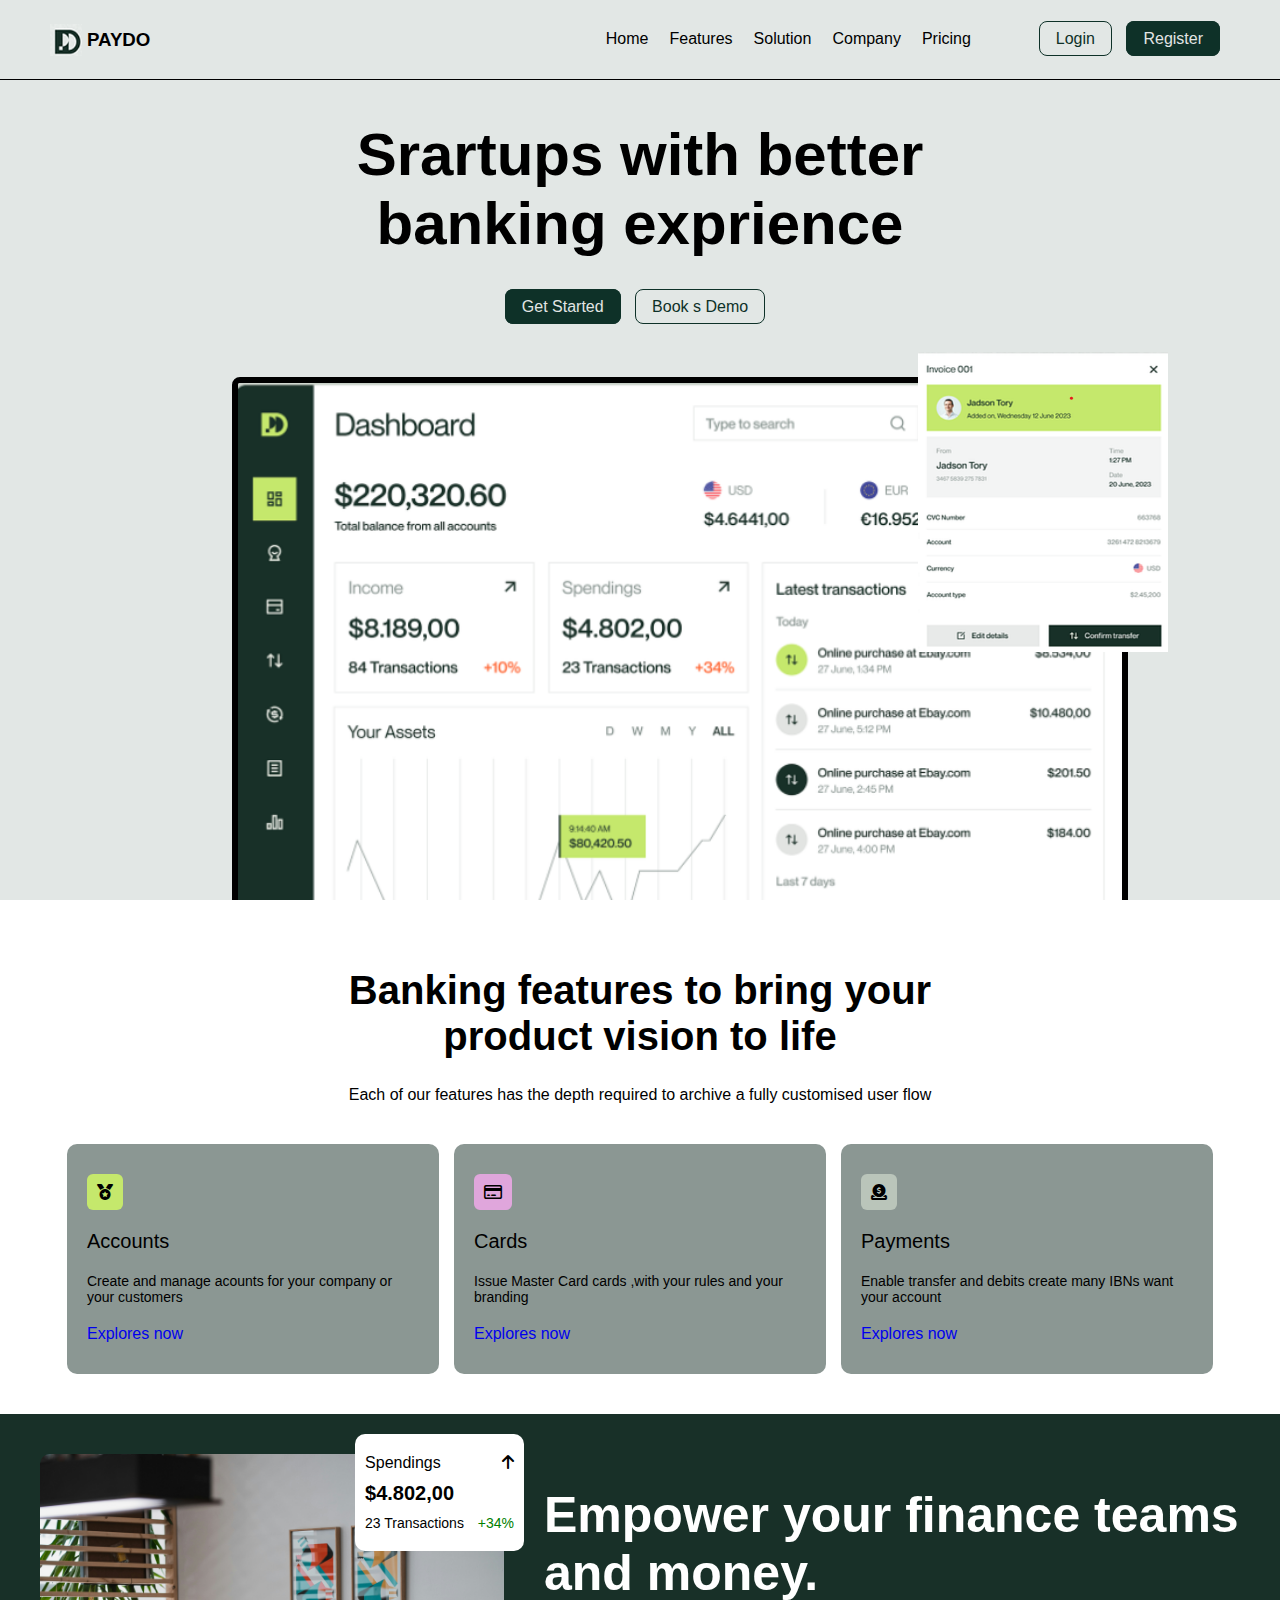
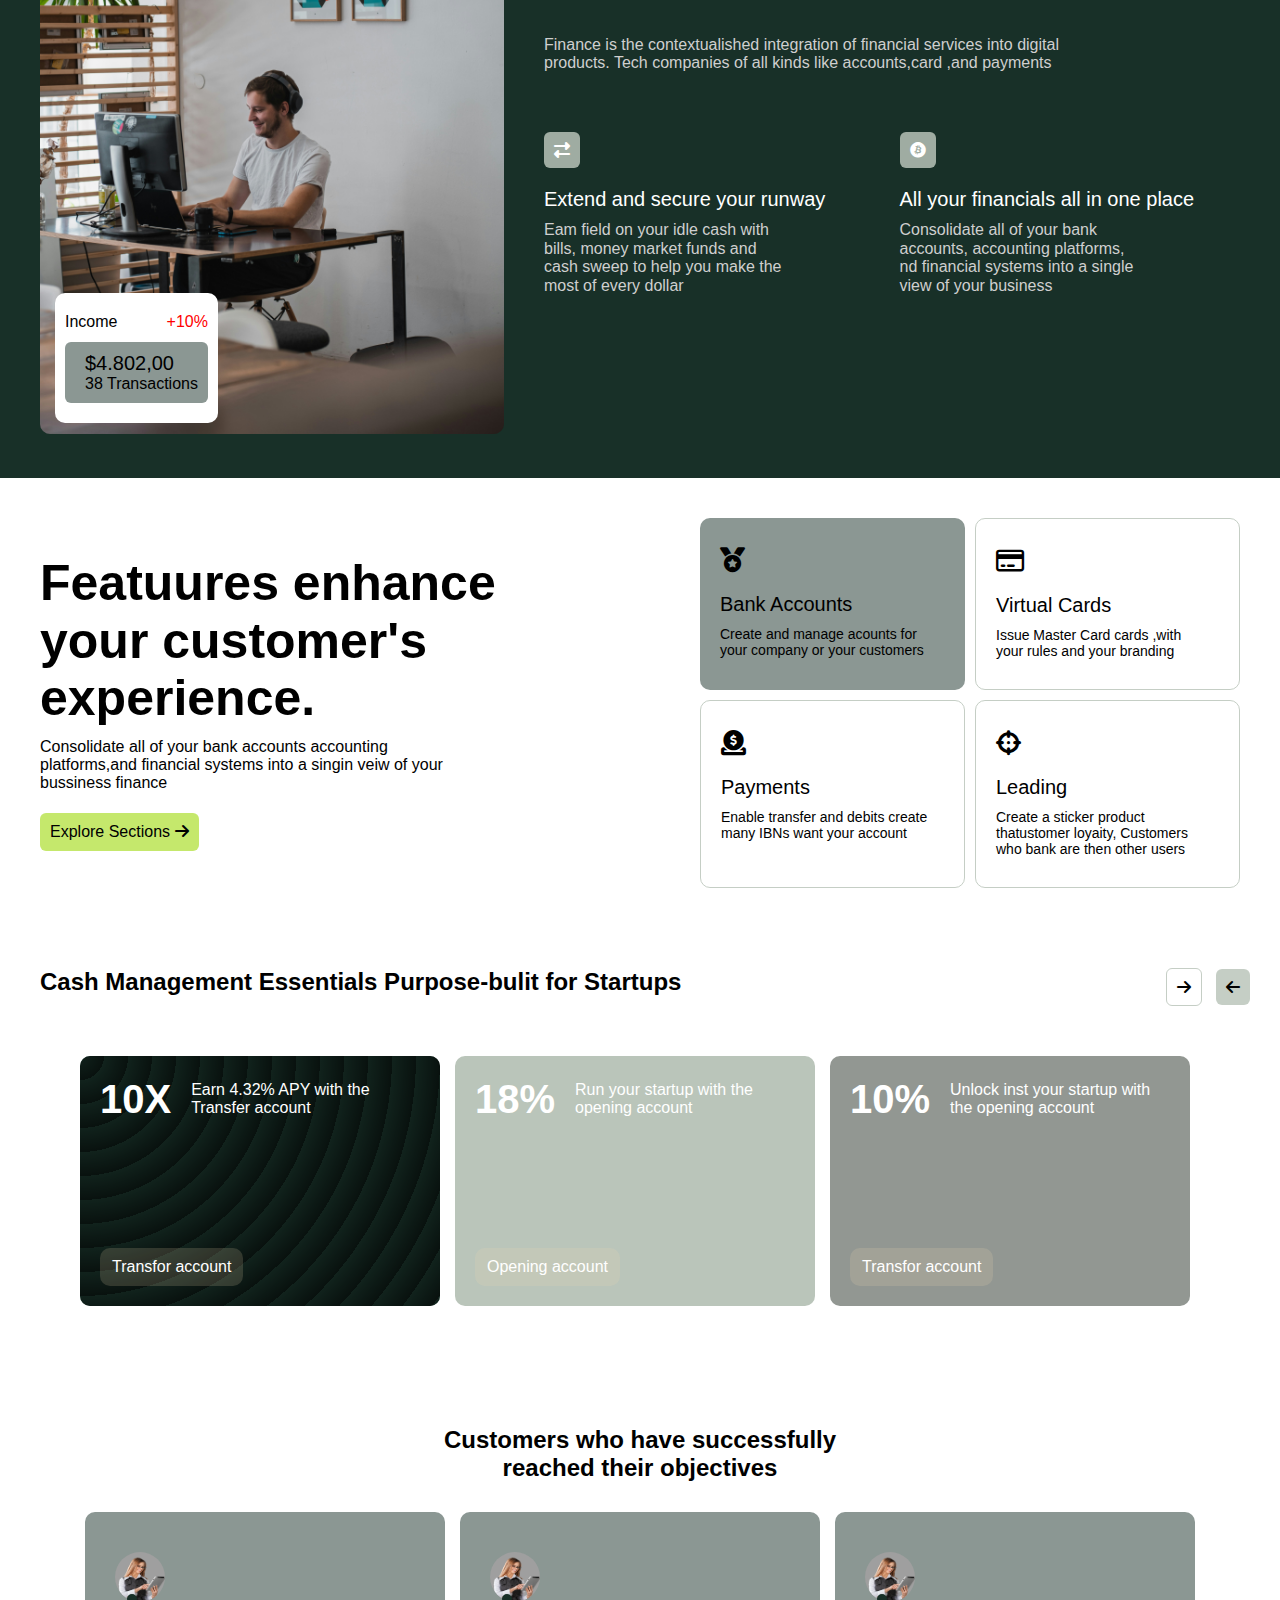
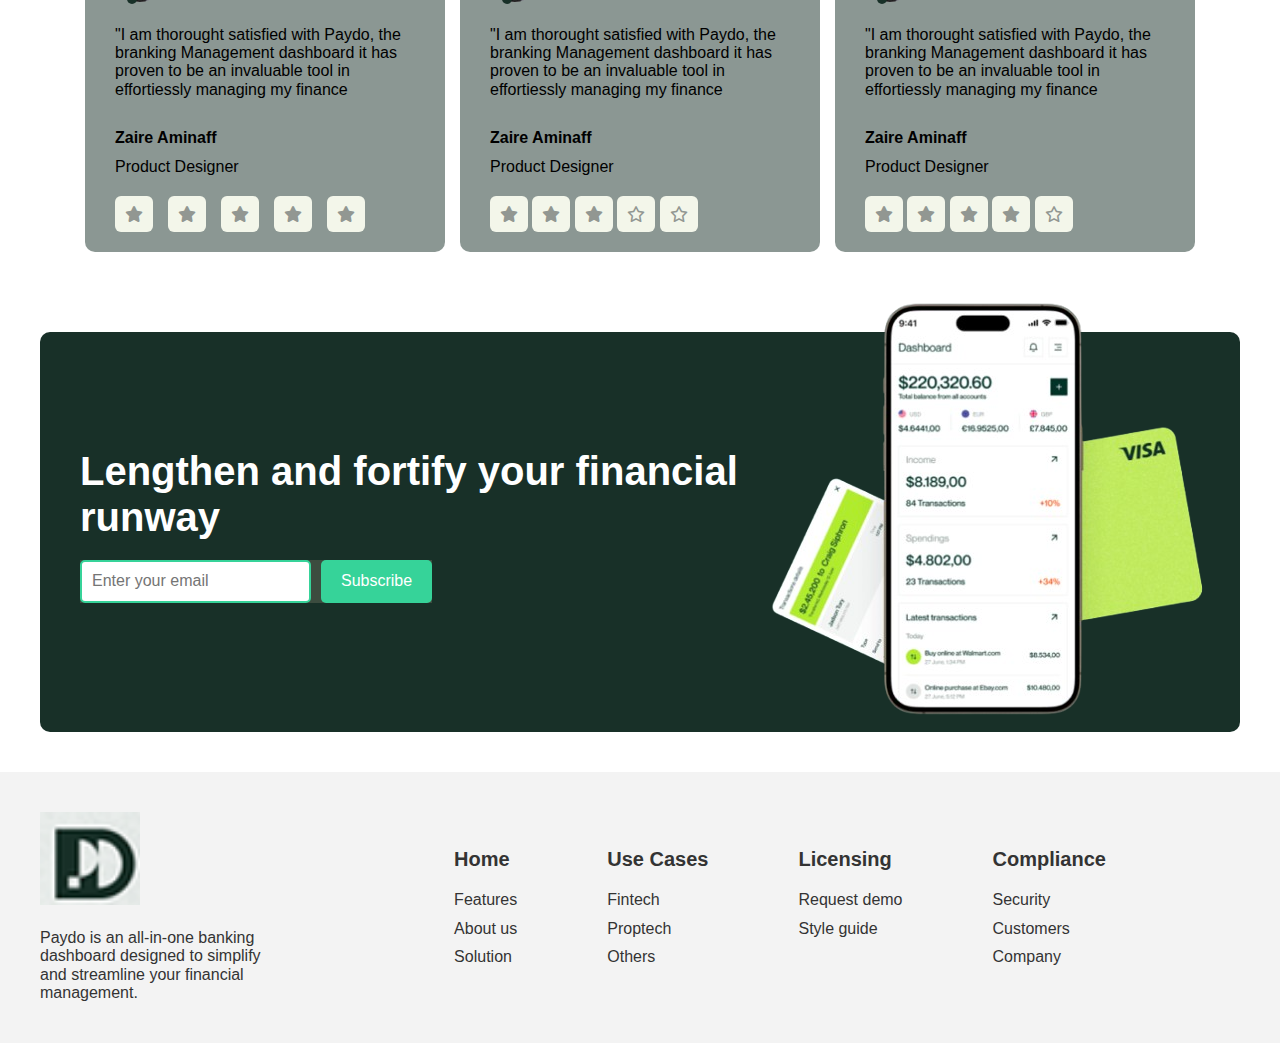
<file: index.html>
<!DOCTYPE html>
<html lang="en">

<head>
    <meta charset="UTF-8">
    <meta name="viewport" content="width=device-width, initial-scale=1.0">
    <!-- Framework css -->
    <link rel="stylesheet" href="CSS/framework.css">
    <!-- style CSS -->
    <link rel="stylesheet" href="CSS/style.css">
    <!-- Font Awesome -->
    <link rel="stylesheet" href="CSS/all.min.css">
    <link rel="stylesheet" href="CSS/normalize.css">

    <title>Website paydo</title>
</head>

<body>
    <!-- Start hero page -->
    <header>
        <!-- Start nave -->
        <nav class="flex-space-between ">
            <div class="logo d-flex al-center">
                <img src="image/logo.png" alt="logo">
                <h3 class="">PAYDO</h3>

            </div>
            <div class="d-flex">
                <ul class="d-flex">
                    <li><a href="#">Home</a></li>
                    <li><a href="#">Features</a></li>
                    <li><a href="#">Solution</a></li>
                    <li><a href="#">Company</a></li>
                    <li><a href="#">Pricing</a></li>
                </ul>
                <div class="bottom">
                    <a href="#" class="btn secondray-btn">Login</a>
                    <a href="#" class="btn primary-btn">Register</a>
                </div>
            </div>

        </nav>
        <!-- End nave -->

        <div class="hero-content txt-center">
            <h1 class="f-60">Srartups with better<br> banking exprience</h1>
            <div class="bottom">
                <a href="#" class="btn primary-btn">Get Started</a>
                <a href="#" class="btn secondray-btn">Book s Demo</a>
            </div>
            <div class="image">
                <img src="image/Screenshot 2024-10-13 140912.png" alt="">
                <img src="image/Screenshot 2024-10-13 141120.png" alt="">
            </div>
        </div>
    </header>
    <!-- End hero page -->
    <!-- Start Features banking -->
    <div class="features txt-center pt-40 pb-40">
        <h1 class="f-40  ">Banking features to bring your<br> product vision to life</h1>
        <p>Each of our features has the depth required to archive a fully customised user flow</p>
        <div class="content d-flex al-item gap-15 f-wrap pt-40 pl-20 pr-20">
            <div class="box txt-start bg-box rad-10 pt-30 pl-20 pb-30 pr-30 w-30 ">
                <i class="fa-solid fa-medal p-10 bg-icon-1 rad-6 mb-20"></i>
                <h5 class="f-20 pb-20 f-w">Accounts</h5>
                <p class="f-14">Create and manage acounts for your company or your customers</p>
                <a href="#" class="pt-20 d-block">Explores now</a>
            </div>
            <div class="box txt-start bg-box rad-10 pt-30 pl-20 pb-30 pr-30 w-30 ">
                <i class="fa-regular fa-credit-card p-10 bg-icon-2 rad-6 mb-20"></i>
                <h5 class="f-20 pb-20 f-w">Cards</h5>
                <p class="f-14">Issue Master Card cards ,with your rules and your branding</p>
                <a href="#" class="pt-20 d-block">Explores now</a>
            </div>
            <div class="box txt-start bg-box rad-10 pt-30 pl-20 pb-30 pr-30 w-30  ">
                <i class="fa-solid fa-circle-dollar-to-slot p-10 bg-icon-3 rad-6 mb-20"></i>
                <h5 class="f-20 pb-20 f-w">Payments</h5>
                <p class="f-14">Enable transfer and debits create many IBNs want your account</p>
                <a href="#" class="pt-20 d-block">Explores now</a>
            </div>
        </div>
    </div>
    <!-- End Features banking-->
    <!-- Start Empower -->
    <div class="empower mt-40 p-40 d-flex gap-40 bg-sec  ">
        <div class="info w-40">
            <img class="width-img   rad-10 " src="image/the-9th-coworking-kdRggDmQGI4-unsplash.jpg" alt="">
            <!-- spendings -->
            <div class="box-spendings">
                <div class="d-flex al-space-between pb-10">
                    <p> Spendings</p>
                    <i class="fa-solid fa-arrow-up"></i>
                </div>
                <b class="f-20 d-block pb-10">$4.802,00</b>

                <p class="f-14"> 23 Transactions <span class=" pl-10 color-green">+34%</span></p>
            </div>
            <!-- income -->
            <div class="box-income">
                <p class="d-flex al-space-between pb-10"> Income <span class="color-red">+10%</span></p>
                <div class="bg-box rad-6 pt-10 pl-20 pr-10">
                    <b class="f-20 f-w pb-10 f">$4.802,00</b>
                    <p class="pb-10"> 38 Transactions </p>
                </div>
            </div>
        </div>
        <div class="content w-60">
            <h1 class="f-50  color-white">Empower your finance teams and money.</h1>
            <p class="color-p f-16 line-h pb-20 line-size ">Finance is the contextualished integration of financial
                services into
                digital
                products. Tech companies of
                all kinds like accounts,card ,and payments</p>
            <div class="card d-flex gap-15 color-white">
                <div class="box p-40 pl-0 w-50 ">
                    <i class="fa-solid fa-right-left p-10 bg-icon width-icon rad-6 mb-20"></i>
                    <b class="d-block mb-10 f-20 f-w">Extend and secure your runway</b>
                    <p class="line-size color-p">Eam field on your idle cash with bills, money market funds and cash
                        sweep to help you make the
                        most of every dollar</p>
                </div>
                <div class="box p-40 pl-0 w-50">
                    <i class="fa-brands fa-bitcoin p-10 bg-icon width-icon rad-6 mb-20"></i>
                    <b class="d-block mb-10 f-20 f-w">All your financials all in one place </b>
                    <p class="line-size color-p">Consolidate all of your bank accounts,
                        accounting platforms, nd financial systems into a single view of your business
                    </p>
                </div>
            </div>
        </div>
    </div>
    <!-- End Empower -->
    <!-- Srart Features Enhance  -->
    <div class="enhance p-40 ">
        <div class="content  d-grid-50 al-center">
            <div class="info ">
                <h2 class="inline-size-90 f-50 pb-10">Featuures enhance your customer's experience.</h2>
                <p class="line-size line-h f-16">Consolidate all of your bank accounts accounting platforms,and
                    financial systems into a singin veiw
                    of your bussiness finance</p>
                <a href="#" class="p-10 rad-6 bg-icon-1 mt-20 d-block width-icon color-black">Explore Sections <i
                        class="fa-solid fa-arrow-right"></i></a>
            </div>
            <div class="card  d-grid">
                <div class="box txt-start bg-box rad-10 pt-30 pl-20 pb-30 pr-30 ">
                    <i class="fa-solid fa-medal mb-20 f-25"></i>
                    <h5 class="f-20 pb-10 f-w">Bank Accounts</h5>
                    <p class="f-14">Create and manage acounts for your company or your customers</p>
                </div>
                <div class="box txt-start bor-1 rad-10 pt-30 pl-20 pb-30 pr-30  ">
                    <i class="fa-regular fa-credit-card mb-20 f-25"></i>
                    <h5 class="f-20 pb-10 f-w">Virtual Cards</h5>
                    <p class="f-14">Issue Master Card cards ,with your rules and your branding</p>
                </div>
                <div class="box txt-start bor-1 rad-10 pt-30 pl-20 pb-30 pr-30  ">
                    <i class="fa-solid fa-circle-dollar-to-slot rad-6 mb-20 f-25"></i>
                    <h5 class="f-20 pb-10 f-w">Payments</h5>
                    <p class="f-14">Enable transfer and debits create many IBNs want your account</p>
                </div>
                <div class="box txt-start bor-1 rad-10 pt-30 pl-20 pb-30 pr-30  ">
                    <i class="fa-solid fa-crosshairs rad-6 mb-20 f-25"></i>
                    <h5 class="f-20 pb-10 f-w">Leading</h5>
                    <p class="f-14">Create a sticker product thatustomer loyaity, Customers who bank are then other
                        users</p>
                </div>
            </div>
        </div>
    </div>
    <!-- End Features Enhance  -->
    <!-- Start Cash Management -->
    <div class="cash-management pt-40 pl-40 pb-40 txt-center">
        <div class="titles bottom d-flex al-space-between pr-30 pb-10">
            <h2>Cash Management Essentials Purpose-bulit for Startups</h2>
            <div class="">
                <i class="fa-solid fa-arrow-right p-10 rad-6 bor-1 txt-center mr-10 d-block"></i>
                <i class="fa-solid fa-arrow-left p-10 rad-6  txt-center bg-icon "></i>
            </div>
        </div>
        <div class="card d-flex gap-15 p-40 pr-0  ">
            <div class="box h-200 flex-column txt-start rad-10 bg-section-1 color-white p-20 w-30 ">
                <div class="d-flex al-center al-space-between "><b class="pr-20 f-40">10X</b>
                    <p>Earn 4.32% APY with the Transfer account</p>
                </div>
                <a href="#" class="btn-box">Transfor account</a>
            </div>
            <div class="box h-200 flex-column txt-start rad-10 bg-icon-3 color-white p-20 w-30">
                <div class="d-flex al-center al-space-between "><b class="pr-20 f-40">18%</b>
                    <p>Run your startup with the opening account</p>
                </div>
                <a href="#" class="btn-box">Opening account</a>
            </div>
            <div class="box h-250 flex-column txt-start rad-10 bg-box-3 color-white p-20 w-30">
                <div class="d-flex al-center al-space-between "><b class="pr-20 f-40">10%</b>
                    <p>Unlock inst your startup with the opening account</p>
                </div>
                <a href="#" class="btn-box">Transfor account</a>
            </div>
        </div>
    </div>
    <!-- End Cash Management -->
    <!-- Start Customers -->
    <div class="customers p-40  txt-center">
        <h2>Customers who have successfully<br> reached their objectives</h2>
        <div class="content d-flex gap-15 al-center f-wrap pt-30 al-item ">
            <div class="box w-30 bg-box pt-40 pl-30 pb-20 pr-10 txt-start rad-10">
                <div class="image-prof">
                    <img src="image/pngwing.com.png" alt="" class="image ">
                    <div class="active"></div>
                </div>
                <p class="f-16 line-h inline-size-90 pb-30">"I am thorought satisfied with Paydo, the branking
                    Management dashboard it has proven to be an
                    invaluable tool in effortiessly managing my finance</p>
                <b class="pb-10 d-block">Zaire Aminaff</b>
                <p class="pb-20"> Product Designer </p>
                <div class="evalution d-flex gap-15 al-center">
                    <i class="fa-solid fa-star p-10 bg-icon-eval color-icon f-16 rad-6 txt-center"></i>
                    <i class="fa-solid fa-star p-10 bg-icon-eval color-icon f-16 rad-6 txt-center"></i>
                    <i class="fa-solid fa-star p-10 bg-icon-eval color-icon f-16 rad-6 txt-center"></i>
                    <i class="fa-solid fa-star p-10 bg-icon-eval color-icon f-16 rad-6 txt-center"></i>
                    <i class="fa-solid fa-star p-10 bg-icon-eval color-icon f-16 rad-6 txt-center"></i>
                </div>
            </div>
            <div class="box w-30 bg-box pt-40 pl-30 pb-20 pr-10 txt-start rad-10">
                <div class="image-prof">
                    <img src="image/pngwing.com.png" alt="" class="image ">
                    <div class="active"></div>
                </div>
                <p class="f-16 line-h inline-size-90 pb-30">"I am thorought satisfied with Paydo, the branking
                    Management dashboard it has proven to be an
                    invaluable tool in effortiessly managing my finance</p>
                <b class="pb-10 d-block">Zaire Aminaff</b>
                <p class="pb-20"> Product Designer </p>
                <div class="evalution">
                    <i class="fa-solid fa-star p-10 bg-icon-eval color-icon f-16 rad-6 txt-center"></i>
                    <i class="fa-solid fa-star p-10 bg-icon-eval color-icon f-16 rad-6 txt-center"></i>
                    <i class="fa-solid fa-star p-10 bg-icon-eval color-icon f-16 rad-6 txt-center"></i>
                    <i class="fa-regular fa-star p-10 bg-icon-eval color-icon f-16 rad-6 txt-center"></i>
                    <i class="fa-regular fa-star p-10 bg-icon-eval color-icon f-16 rad-6 txt-center"></i>
                </div>
            </div>
            <div class="box w-30 bg-box pt-40 pl-30 pb-20 pr-10 txt-start rad-10">
                <div class="image-prof">
                    <img src="image/pngwing.com.png" alt="" class="image ">
                    <div class="active"></div>
                </div>
                <p class="f-16 line-h inline-size-90 pb-30">"I am thorought satisfied with Paydo, the branking
                    Management dashboard it has proven to be an
                    invaluable tool in effortiessly managing my finance</p>
                <b class="pb-10 d-block">Zaire Aminaff</b>
                <p class="pb-20"> Product Designer </p>
                <div class="evalution">
                    <i class="fa-solid fa-star p-10 bg-icon-eval color-icon f-16 rad-6 txt-center"></i>
                    <i class="fa-solid fa-star p-10 bg-icon-eval color-icon f-16 rad-6 txt-center"></i>
                    <i class="fa-solid fa-star p-10 bg-icon-eval color-icon f-16 rad-6 txt-center"></i>
                    <i class="fa-solid fa-star p-10 bg-icon-eval color-icon f-16 rad-6 txt-center"></i>
                    <i class="fa-regular fa-star p-10 bg-icon-eval color-icon f-16 rad-6 txt-center"></i>
                </div>
            </div>
        </div>
    </div>
    <!-- end Customers -->
    <!-- Start Lengthen and fortify -->
    <div class="Lengthen m-40  p-40 pt-0  rad-10 color-white d-flex gap-15  bg-sec">
        <div class="header-content w-60">
            <h1 class="mb-20 f-40">Lengthen and fortify your financial runway</h1>
            <div class="email-subscription d-flex">
                <input type="email" placeholder="Enter your email" />
                <button type="button">Subscribe</button>
            </div>
        </div>
        <div class="phone-mockup w-40">
            <img src="image/Screenshot_2024-10-15_234854-removebg-preview.png" alt="Phone Mockup" />
        </div>
    </div>
    <!-- Start Lengthen and fortify -->
    <!-- Footer Section -->
    <footer class="p-40 mt-20 d-flex al-center gap-40">
        <div class="logo w-25 ">
            <img src="image/logo.png" alt="Paydo Logo" class="pb-20 ">
            <p class="line-size">Paydo is an all-in-one banking dashboard designed to simplify and streamline your
                financial management.</p>
        </div>
        <div class="footer-links w-75 d-flex gap-40 al-item f-wrap">
            <div class="mr-50">
                <h4 class="f-20 mb-20">Home</h4>
                <ul>
                    <li><a href="#">Features</a></li>
                    <li><a href="#">About us</a></li>
                    <li><a href="#">Solution</a></li>
                </ul>
            </div>
            <div class="mr-50">
                <h4 class="f-20 mb-20">Use Cases</h4>
                <ul>
                    <li><a href="#">Fintech</a></li>
                    <li><a href="#">Proptech</a></li>
                    <li><a href="#">Others</a></li>
                </ul>
            </div>
            <div class="mr-50">
                <h4 class="f-20 mb-20">Licensing</h4>
                <ul>
                    <li><a href="#">Request demo</a></li>
                    <li><a href="#">Style guide</a></li>
                </ul>
            </div>
            <div class="mr-50">
                <h4 class="f-20 mb-20">Compliance</h4>
                <ul>
                    <li><a href="#">Security</a></li>
                    <li><a href="#">Customers</a></li>
                    <li><a href="#">Company</a></li>
                </ul>
            </div>
        </div>
    </footer>


</body>

</html>
</file>
<file: CSS/framework.css>
/* color */
.bg-box {
    background-color: #8B9793;
}

.bg-white {
    background-color: #e8eae9;
}

.bg-icon-1 {
    background-color: #c5e86c;
}

.bg-icon-2 {
    background-color: #e0a6dc;
}

.bg-icon-3 {
    background-color: #bac5ba;
}

.bg-icon {
    background-color: #bac5bad6;
}

.bg-sec {
    background-color: #183028;

}

.bg-section-1 {
    background-color: #000000a1;

}
.bg-icon-eval{
    background-color: #f3f6ea;
}
.bg-box-3 {
    background-color: #929792;

}

.color-white {
    color: white;
}

.color-green {
    color: green;
}

.color-red {
    color: red;
}

.color-black {
    color: black;
}

.color-p {
    color: #cfcfcf;
}

.color-icon{
    color: #929792;
}

/*  */


/* padding and margin */
.m-0 {
    margin: 0;
}

.m-5 {
    margin: 5px;
}

.m-10 {
    margin: 10px;
}

.m-15 {
    margin: 15px;
}

.m-20 {
    margin: 20px;
}.m-40 {
    margin: 40px;
}

.mt-0 {
    margin-top: 0;
}

.mt-5 {
    margin-top: 5px;
}

.mt-10 {
    margin-top: 10px;
}

.mt-15 {
    margin-top: 15px;
}

.mt-20 {
    margin-top: 20px;
}

.mt-25 {
    margin-top: 25px;
}

.mb-0 {
    margin-bottom: 0;
}

.mb-5 {
    margin-bottom: 5px;
}

.mb-10 {
    margin-bottom: 10px;
}

.mb-15 {
    margin-bottom: 15px;
}

.mb-20 {
    margin-bottom: 20px;
}

.mr-0 {
    margin-right: 0;
}

.mr-5 {
    margin-right: 5px;
}

.mr-10 {
    margin-right: 10px;
}

.mr-15 {
    margin-right: 15px;
}

.mr-20 {
    margin-right: 20px;
}

.mr-30 {
    margin-right: 30px;
}
.mr-40 {
    margin-right: 40px;
}
.mr-50 {
    margin-right: 50px;
}

.ml-0 {
    margin-left: 0;
}

.ml-5 {
    margin-left: 5px;
}

.ml-10 {
    margin-left: 10px;
}

.ml-15 {
    margin-left: 15px;
}

.ml-20 {
    margin-left: 20px;
}

.ml-30 {
    margin-left: 30px;
}

.p-0 {
    padding: 0;
}

.p-5 {
    padding: 5px;
}

.p-10 {
    padding: 10px;
}

.p-15 {
    padding: 15px;
}

.p-20 {
    padding: 20px;
}

.p-40 {
    padding: 40px;
}

.pt-0 {
    padding-top: 0;
}

.pt-5 {
    padding-top: 5px;
}

.pt-10 {
    padding-top: 10px;
}

.pt-15 {
    padding-top: 15px;
}

.pt-20 {
    padding-top: 20px;
}

.pt-30 {
    padding-top: 30px;
}

.pt-40 {
    padding-top: 40px;
}

.pt-50 {
    padding-top: 50px;
}

.pb-0 {
    padding-bottom: 0;
}

.pb-5 {
    padding-bottom: 5px;
}

.pb-10 {
    padding-bottom: 10px;
}

.pb-15 {
    padding-bottom: 15px;
}

.pb-20 {
    padding-bottom: 20px;
}

.pb-30 {
    padding-bottom: 30px;
}

.pb-40 {
    padding-bottom: 40px;
}

.pr-0 {
    padding-right: 0;
}

.pr-5 {
    padding-right: 5px;
}

.pr-10 {
    padding-right: 10px;
}

.pr-15 {
    padding-right: 15px;
}

.pr-20 {
    padding-right: 20px;
}

.pr-30 {
    padding-right: 30px;
}

.pl-0 {
    padding-left: 0;
}

.pl-5 {
    padding-left: 5px;
}

.pl-10 {
    padding-left: 10px;
}

.pl-15 {
    padding-left: 15px;
}

.pl-20 {
    padding-left: 20px;
}

.pl-30 {
    padding-left: 30px;
}

.pl-40 {
    padding-left: 40px;
}

/* Size font  width text*/
.width-icon {
    width: fit-content;
}

.f-14 {
    font-size: 14px;
}

.f-16 {
    font-size: 16px;
}

.f-20 {
    font-size: 20px;
}

.f-25 {
    font-size: 25px;
}

.f-30 {
    font-size: 30px;
}

.f-40 {
    font-size: 40px;
}

.f-50 {
    font-size: 50px;
}

.f-60 {
    font-size: 60px;
}

.f-b {
    font-weight: bold;
}

.f-w {
    font-weight: normal;
}

.line-he {
    line-height: 1.5;
}

.line-size {
    inline-size: 80%;
}

.inline-size-90 {
    inline-size: 90%;

}


/* align  */
.txt-center {
    text-align: center;
}

.txt-start {
    text-align: start;
}

.al-center {
    align-items: center;
}

.al-item {
    justify-content: center;
}

.al-space-between {
    justify-content: space-between;
}

.f-wrap {
    flex-wrap: wrap;
}

/* border  + border-radus */
.bor-1 {
    border: 1px solid #bac5bad6;
}

.rad-6 {
    border-radius: 6px;
    -webkit-border-radius: 6px;
    -moz-border-radius: 6px;
    -ms-border-radius: 6px;
    -o-border-radius: 6px;
}

.rad-10 {
    border-radius: 10px;
    -webkit-border-radius: 10px;
    -moz-border-radius: 10px;
    -ms-border-radius: 10px;
    -o-border-radius: 10px;
}

.rad-50 {
    border-radius: 50%;
    -webkit-border-radius: 50%;
    -moz-border-radius: 50%;
    -ms-border-radius: 50%;
    -o-border-radius: 50%;
}

/* width and height box + image*/
.w-30 {
    width: 30%;
}

.width-img {
    width: 100%;
    object-fit: cover;
}

.height-img {
    height: 100%;
}

.w-25 {
    width: 25%;
}
.w-33 {
    width: 33%;
}

.w-35 {
    width: 35%;
}

.w-40 {
    width: 40%;
}

.w-50 {
    width: 50%;
}

.w-60 {
    width: 60%;
}.w-75 {
    width: 75%;
}

.w-100 {
    width: 100%;
}

.h-250 {
    height: 250px;
}

/* dispaly */
.d-flex {
    display: flex;
}

.d-block {
    display: block;
}

/* Start components */
.flex-space-between {
    display: flex;
    justify-content: space-between;
    align-items: center;
}

.flex-center {
    display: flex;
    justify-content: center;
    align-items: center;
    flex-wrap: wrap;
}

.footer-content {
    display: flex;
    justify-content: space-between;
    text-align: left;
}

.flex-column {
    justify-content: space-between;
    display: flex;
    flex-direction: column;
}

.d-grid {
    display: grid;
    grid-template-columns: repeat(auto-fill, minmax(250px, 1fr));
    gap: 10px;
}

.d-grid-50 {
    display: grid;
    grid-template-columns: repeat(auto-fill, minmax(45%, 1fr));
    gap: 10%;
}

.gap-5 {
    gap: 5px;
}

.gap-15 {
    gap: 15px;
}

.gap-30 {
    gap: 30px;
}

.gap-40 {
    gap: 40px;
}

.btn-box {
    background-color: #f5deb32b;
    color: white;
    width: fit-content;
    padding: 10px 12px;
    border-radius: 10px;
}

.image-prof {
    width: 50px;
    height: 50px;
    border-radius: 50%;
    -webkit-border-radius: 50%;
    -moz-border-radius: 50%;
    -ms-border-radius: 50%;
    -o-border-radius: 50%;
    background-color: rgb(159, 159, 159);
    object-fit: cover;
    margin: 0 0 24px;
    position: relative;

}

.image {
    width: 100%;
    height: 100%;
    object-position: 2px 4px;
    border-radius: 50%;
    -webkit-border-radius: 50%;
    -moz-border-radius: 50%;
    -ms-border-radius: 50%;
    -o-border-radius: 50%;
}
.active{
    position: absolute;
    bottom: -2px;
    left: 12px;
    width: 10px;
    height: 10px;
    border-radius: 50%;
    background-color: #183028;
    -webkit-border-radius: 50%;
    -moz-border-radius: 50%;
    -ms-border-radius: 50%;
    -o-border-radius: 50%;
}
/* end components */
</file>
<file: CSS/style.css>
/*  Start Basic styles */
:root {
    --main-color: #0E3128;
    --bg-btn-color: #8B9793;
    --bg-section: #E2E7E5;
    --color-btn: #E2E5E4;
}

* {
    margin: 0;
    padding: 0;
    box-sizing: border-box;

}

body {
    font-family: "Arimo", sans-serif;
}

ul {
    list-style: none;
}

a {
    text-decoration: none;
}



/*  End Basic styles */
/* Start Header */
header {
    background-color: var(--bg-section);
    height: 100vh;
    overflow: hidden;
    object-fit: cover;
}

header nav {
    height: 80px;
    border-bottom: 1px solid black;
    padding: 0 50px;
    position: relative;
}

header nav .logo img {
    width: 32px;
    height: 32px;
    margin-right: 5px;
}

header nav div ul {
    padding-right: 60px;
}

header nav div ul li a {
    margin-left: 5px;
    padding: 8px 8px;
    color: black;
    font-size: 16px;

}

.btn {
    padding: 8px 16px;
    border-radius: 8px;
    background: var(--bg-section);
    margin-right: 10px;
    color: var(--main-color);
    border: 1px solid var(--main-color);
}

.primary-btn {
    background-color: var(--main-color);
    color: var(--color-btn);
}


header .hero-content .image {
    margin: 60px 40px 0px 40px;
    position: relative;
    width: 70%;
    left: 50%;
    transform: translateX(-50%);
}

header .hero-content .image img:first-child {
    width: 100%;
    position: relative;
    border: 6px solid black;
    border-radius: 8px;
    -webkit-border-radius: 8px;
    -moz-border-radius: 8px;
    -ms-border-radius: 8px;
    -o-border-radius: 8px;
}

header .hero-content .image img:last-child {
    position: absolute;
    width: 250px;
    height: 300px;
    right: -40px;
    top: -25px;

}

/* End Header */
/*  Start Features  */

/*  End Features  */
/* Start Empower  */
.empower .info {
    position: relative;
}

.empower .info .box-spendings {
    background-color: white;
    border-radius: 10px;
    width: fit-content;
    padding: 20px 10px;
    position: absolute;
    top: -20px;
    right: -20px;
}

.empower .info .box-income {
    background-color: white;
    border-radius: 10px;
    width: fit-content;
    padding: 20px 10px;
    position: absolute;
    bottom: 15px;
    left: 15px;
}

/* End Empower  */
/* Start Cash Management  */
.cash-management .card .box:first-child {
    position: relative;
}

.cash-management .card .box:first-child::before {
    content: '';
    position: absolute;
    width: 100%;
    height: 100%;
    top: 0;
    left: 0;
    background-image: repeating-radial-gradient(circle at 0 0, transparent 0, #183028 24px), repeating-linear-gradient(#2F5E4E, #2F5E4E);
    background-color: #183028;
    z-index: -1;
    border-radius: 10px;

}

/* End Cash Management  */
/* Start Lengthen and fortify  */
.Lengthen {
    position: relative;
    height: 400px;

}

.Lengthen .header-content {
    display: flex;
    flex-direction: column;
    justify-content: center;
}

.Lengthen .email-subscription {
    background-color: #f5deb32b;
    width: fit-content;
}

.Lengthen .email-subscription input {
    padding: 10px;
    font-size: 1rem;
    border: 2px solid #36D399;
    border-radius: 5px;
    margin-right: 10px;
}

.Lengthen .email-subscription button {
    background-color: #36D399;
    color: white;
    padding: 10px 20px;
    border: none;
    border-radius: 5px;
    cursor: pointer;

}

.Lengthen .phone-mockup {
    position: relative;
    height: 250px;
                                        
    top: -100px;
}

.Lengthen .phone-mockup img {
    position: absolute;
    object-fit: fill;
    border-radius: 15px;
}

/* End Lengthen and fortify  */

/* Footer Section */
footer {
    background-color: #f3f3f3;
    padding: 40px;
    color: #333;
}

  
footer .logo img {
    width: 100px;
}

.footer-links ul li:not(:last-child) {
    margin-bottom: 10px;
}

.footer-links ul li a {
    color: #333;
    text-decoration: none; 
}

.footer-links ul li a:hover {
    text-decoration: underline;
    color: #2F5E4E;
}
</file>
